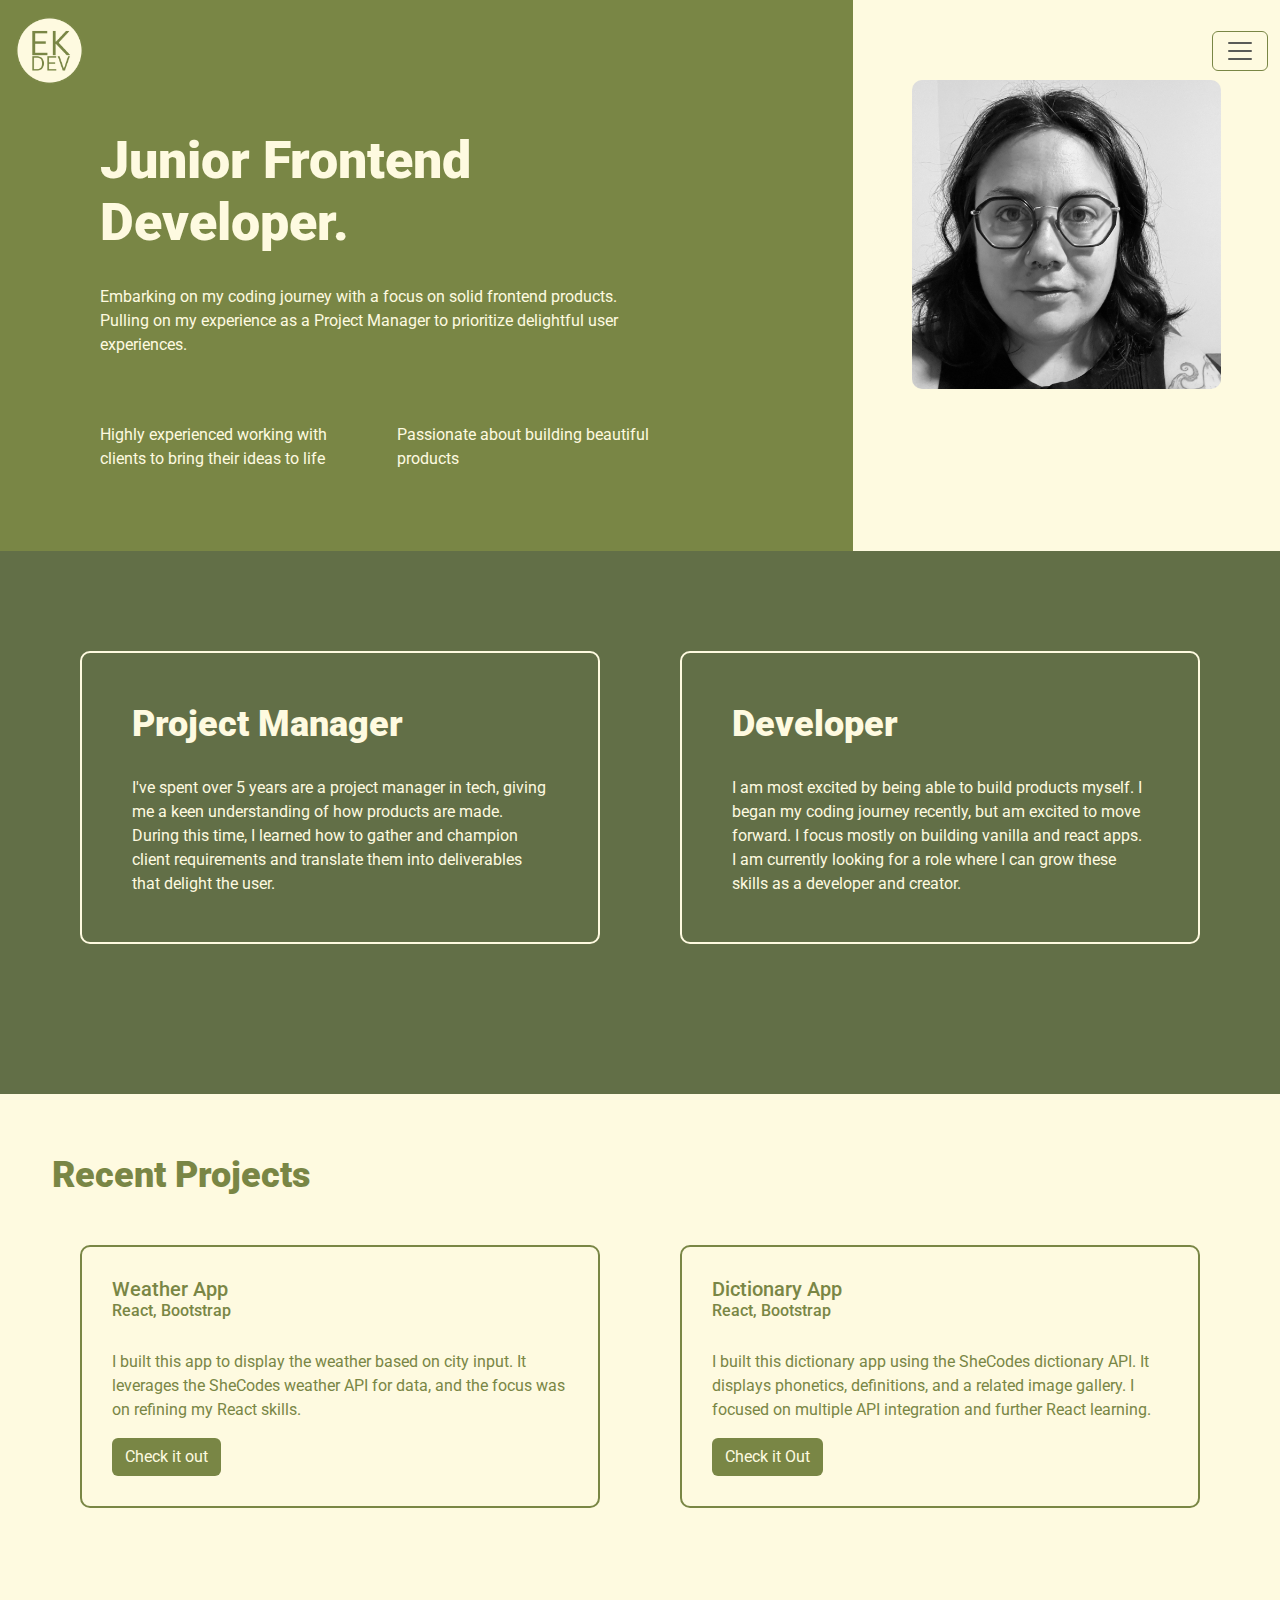
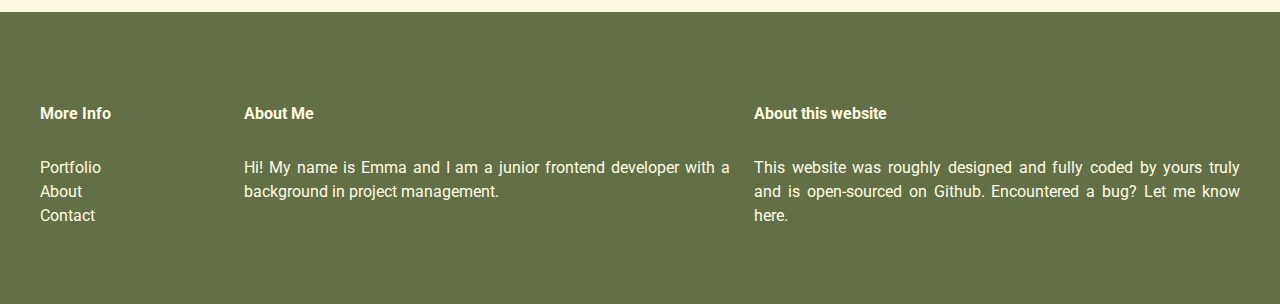
<file: index.html>
<!DOCTYPE html>
<html lang="en">
  <head>
    <meta charset="UTF-8" />
    <meta name="viewport" content="width=device-width, initial-scale=1.0" />
    <meta
      name="description"
      content="Take a look at Emma Konrad's portfolio of frontend work. Emma is a frontend engineer who creates websites with a focus on clean, concise code with an eye for visuals"
    />
    <title>Emma Konrad | Junior Frontend Developer</title>
    <link rel="icon" type="image/x-icon" href="/EK-icon.ico" />
    <link rel="preconnect" href="https://fonts.googleapis.com" />
    <link rel="preconnect" href="https://fonts.gstatic.com" crossorigin />
    <link
      href="https://fonts.googleapis.com/css2?family=Roboto:ital,wght@0,100;0,300;0,400;0,500;0,700;0,900;1,100;1,300;1,400;1,500;1,700;1,900&display=swap"
      rel="stylesheet"
    />
    <link
      href="https://cdn.jsdelivr.net/npm/bootstrap@5.3.3/dist/css/bootstrap.min.css"
      rel="stylesheet"
      integrity="sha384-QWTKZyjpPEjISv5WaRU9OFeRpok6YctnYmDr5pNlyT2bRjXh0JMhjY6hW+ALEwIH"
      crossorigin="anonymous"
    />
    <script
      src="https://cdn.jsdelivr.net/npm/bootstrap@5.3.3/dist/js/bootstrap.bundle.min.js"
      integrity="sha384-YvpcrYf0tY3lHB60NNkmXc5s9fDVZLESaAA55NDzOxhy9GkcIdslK1eN7N6jIeHz"
      crossorigin="anonymous"
    ></script>
    <link rel="stylesheet" href="/src/style.css" />
  </head>
  <body>
    <header>
      <nav class="navbar bg-body-tertiary fixed-top">
        <div class="container-fluid">
          <a class="navbar-brand" href="#">
            <img src="/images/EK.png" alt="Emma Konrad logo" class="logo" />
          </a>
          <button
            class="navbar-toggler"
            type="button"
            data-bs-toggle="offcanvas"
            data-bs-target="#offcanvasNavbar"
            aria-controls="offcanvasNavbar"
            aria-label="Toggle navigation"
          >
            <span class="navbar-toggler-icon"></span>
          </button>
          <div
            class="offcanvas offcanvas-end"
            tabindex="-1"
            id="offcanvasNavbar"
            aria-labelledby="offcanvasNavbarLabel"
          >
            <div class="offcanvas-header">
              <h5 class="offcanvas-title" id="offcanvasNavbarLabel">
                Emma Konrad
              </h5>
              <button
                type="button"
                class="btn-close"
                data-bs-dismiss="offcanvas"
                aria-label="Close"
              ></button>
            </div>
            <div class="offcanvas-body">
              <ul class="navbar-nav justify-content-end flex-grow-1 pe-3">
                <li class="nav-item">
                  <a class="nav-link active" aria-current="page" href="#"
                    >Home</a
                  >
                </li>
                <li class="nav-item">
                  <a class="nav-link" href="/portfolio.html">Portfolio</a>
                </li>
                <li class="nav-item">
                  <a class="nav-link" href="/about.html">About</a>
                </li>
                <li class="nav-item">
                  <a class="nav-link" href="/contact.html">Contact</a>
                </li>
              </ul>
            </div>
          </div>
        </div>
      </nav>
    </header>
    <div class="container hero">
      <div class="row">
        <div class="col-md-8 left-hero">
          <div class="hero-text">
            <h1>Junior Frontend Developer.</h1>
            <p class="intro-paragraph">
              Embarking on my coding journey with a focus on solid frontend
              products. Pulling on my experience as a Project Manager to
              prioritize delightful user experiences.
            </p>
            <div class="row">
              <div class="col blurbs">
                Highly experienced working with clients to bring their ideas to
                life
              </div>
              <div class="col blurbs">
                Passionate about building beautiful products
              </div>
            </div>
          </div>
        </div>
        <div class="col-md-4 right-hero">
          <img src="/images/me.jpg" alt="placeholder photo" class="img-fluid" />
        </div>
      </div>
    </div>
    <section>
      <div class="container">
        <div class="skills">
          <div class="row">
            <div class="col boxes roles">
              <h2>Project Manager</h2>
              <p>
                I've spent over 5 years are a project manager in tech, giving me
                a keen understanding of how products are made. During this time,
                I learned how to gather and champion client requirements and
                translate them into deliverables that delight the user.
              </p>
            </div>
            <div class="col boxes roles">
              <h2>Developer</h2>
              <p>
                I am most excited by being able to build products myself. I
                began my coding journey recently, but am excited to move
                forward. I focus mostly on building vanilla and react apps. I am
                currently looking for a role where I can grow these skills as a
                developer and creator.
              </p>
            </div>
          </div>
        </div>
      </div>
    </section>
    <section class="portfolio-section">
      <div class="container">
        <h2 class="recent">Recent Projects</h2>
        <div class="row">
          <div class="col boxes portfolio-preview">
            <h5 class="card-title">Weather App</h5>
            <h6 class="card-subtitle mb-2 text-muted">React, Bootstrap</h6>
            <p class="card-text">
              I built this app to display the weather based on city input. It
              leverages the SheCodes weather API for data, and the focus was on
              refining my React skills.
            </p>
            <a
              href="https://weather-app-react-ek.netlify.app/"
              class="card-link btn"
              target="_blank"
              title="Link to weather app"
              >Check it out</a
            >
          </div>
          <div class="col boxes portfolio-preview">
            <div class="card-body">
              <h5 class="card-title">Dictionary App</h5>
              <h6 class="card-subtitle mb-2 text-muted">React, Bootstrap</h6>
              <p class="card-text">
                I built this dictionary app using the SheCodes dictionary API.
                It displays phonetics, definitions, and a related image gallery.
                I focused on multiple API integration and further React
                learning.
              </p>
              <a
                href="https://dictionary-app-ek.netlify.app/"
                target="_blank"
                title="Link to Dictionary app"
                class="card-link btn"
                >Check it Out</a
              >
            </div>
          </div>
        </div>
      </div>
    </section>
    <footer>
      <section>
        <div class="row">
          <div class="col-2">
            <p class="footer-heading">More Info</p>
            <ul>
              <a href="/portfolio.html" title="Emma's Portfolio link"
                ><li>Portfolio</li></a
              >
              <a href="/about.html" title="About Emma link"><li>About</li></a>
              <a href="/contact.html" title="Contact Emma link"
                ><li>Contact</li></a
              >
            </ul>
          </div>
          <div class="col-5">
            <p class="footer-heading">About Me</p>
            <p>
              Hi! My name is Emma and I am a junior frontend developer with a
              background in project management.
            </p>
          </div>
          <div class="col-5">
            <p class="footer-heading">About this website</p>
            <p>
              This website was roughly designed and fully coded by yours truly
              and is open-sourced on Github. Encountered a bug? Let me know
              <a href="#">here</a>.
            </p>
          </div>
        </div>
      </section>
    </footer>
  </body>
</html>
</file>
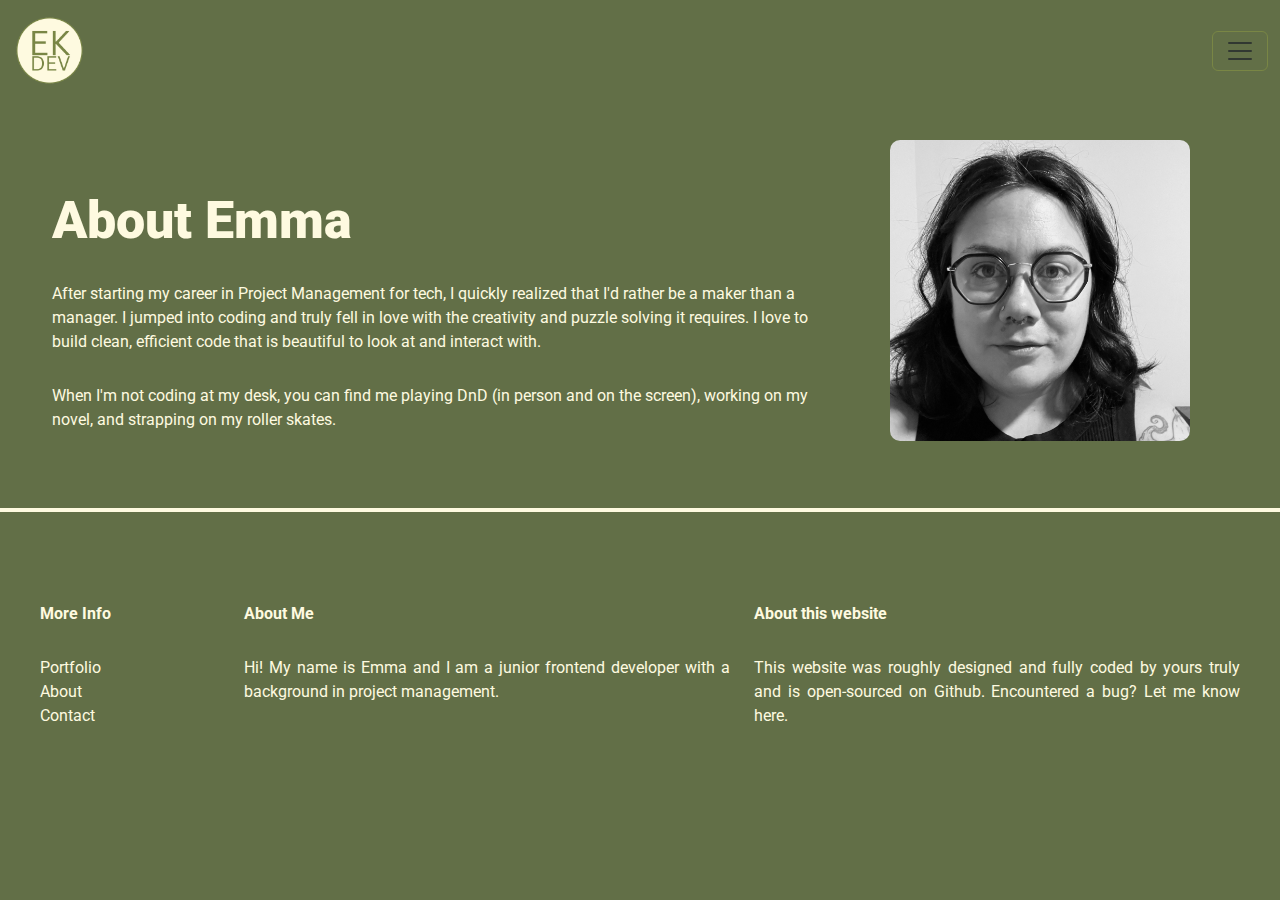
<file: about.html>
<!DOCTYPE html>
<html lang="en">
  <head>
    <meta charset="UTF-8" />
    <meta name="viewport" content="width=device-width, initial-scale=1.0" />
    <meta
      name="description"
      content="About Emma Konrad, Junior Frontend Developer. Emma is a frontend engineer who creates websites with a focus on clean, concise code with an eye for visuals"
    />
    <title>About Emma Konrad | Junior Frontend Developer</title>
    <link rel="icon" type="image/x-icon" href="/EK-icon.ico" />
    <link rel="preconnect" href="https://fonts.googleapis.com" />
    <link rel="preconnect" href="https://fonts.gstatic.com" crossorigin />
    <link
      href="https://fonts.googleapis.com/css2?family=Roboto:ital,wght@0,100;0,300;0,400;0,500;0,700;0,900;1,100;1,300;1,400;1,500;1,700;1,900&display=swap"
      rel="stylesheet"
    />
    <link
      href="https://cdn.jsdelivr.net/npm/bootstrap@5.3.3/dist/css/bootstrap.min.css"
      rel="stylesheet"
      integrity="sha384-QWTKZyjpPEjISv5WaRU9OFeRpok6YctnYmDr5pNlyT2bRjXh0JMhjY6hW+ALEwIH"
      crossorigin="anonymous"
    />
    <script
      src="https://cdn.jsdelivr.net/npm/bootstrap@5.3.3/dist/js/bootstrap.bundle.min.js"
      integrity="sha384-YvpcrYf0tY3lHB60NNkmXc5s9fDVZLESaAA55NDzOxhy9GkcIdslK1eN7N6jIeHz"
      crossorigin="anonymous"
    ></script>
    <link rel="stylesheet" href="/src/style.css" />
  </head>
  <body>
    <header>
      <nav class="navbar bg-body-tertiary fixed-top">
        <div class="container-fluid">
          <a class="navbar-brand" href="/index.html">
            <img src="/images/EK.png" alt="Emma Konrad logo" class="logo" />
          </a>
          <button
            class="navbar-toggler"
            type="button"
            data-bs-toggle="offcanvas"
            data-bs-target="#offcanvasNavbar"
            aria-controls="offcanvasNavbar"
            aria-label="Toggle navigation"
          >
            <span class="navbar-toggler-icon"></span>
          </button>
          <div
            class="offcanvas offcanvas-end"
            tabindex="-1"
            id="offcanvasNavbar"
            aria-labelledby="offcanvasNavbarLabel"
          >
            <div class="offcanvas-header">
              <h5 class="offcanvas-title" id="offcanvasNavbarLabel">
                Emma Konrad
              </h5>
              <button
                type="button"
                class="btn-close"
                data-bs-dismiss="offcanvas"
                aria-label="Close"
              ></button>
            </div>
            <div class="offcanvas-body">
              <ul class="navbar-nav justify-content-end flex-grow-1 pe-3">
                <li class="nav-item">
                  <a class="nav-link" aria-current="page" href="/index.html"
                    >Home</a
                  >
                </li>
                <li class="nav-item">
                  <a class="nav-link" href="/portfolio.html">Portfolio</a>
                </li>
                <li class="nav-item">
                  <a class="nav-link active" href="#">About</a>
                </li>
                <li class="nav-item">
                  <a class="nav-link" href="/contact.html">Contact</a>
                </li>
              </ul>
            </div>
          </div>
        </div>
      </nav>
    </header>
    <section class="about-section">
      <div class="container">
        <div class="row">
          <div class="col-8">
            <h1>About Emma</h1>
            <p>
              After starting my career in Project Management for tech, I quickly
              realized that I'd rather be a maker than a manager. I jumped into
              coding and truly fell in love with the creativity and puzzle
              solving it requires. I love to build clean, efficient code that is
              beautiful to look at and interact with.
            </p>
            <p>
              When I'm not coding at my desk, you can find me playing DnD (in
              person and on the screen), working on my novel, and strapping on
              my roller skates.
            </p>
          </div>
          <div class="col-4">
            <img src="/images/me.jpg" alt="Photo of Emma" class="img-fluid" />
          </div>
        </div>
      </div>
    </section>
    <footer>
      <section>
        <div class="row">
          <div class="col-2">
            <p class="footer-heading">More Info</p>
            <ul>
              <a href="/portfolio.html" title="Emma's Portfolio link"
                ><li>Portfolio</li></a
              >
              <a href="/about.html" title="About Emma link"><li>About</li></a>
              <a href="/contact.html" title="Contact Emma link"
                ><li>Contact</li></a
              >
            </ul>
          </div>
          <div class="col-5">
            <p class="footer-heading">About Me</p>
            <p>
              Hi! My name is Emma and I am a junior frontend developer with a
              background in project management.
            </p>
          </div>
          <div class="col-5">
            <p class="footer-heading">About this website</p>
            <p>
              This website was roughly designed and fully coded by yours truly
              and is open-sourced on Github. Encountered a bug? Let me know
              <a href="#">here</a>.
            </p>
          </div>
        </div>
      </section>
    </footer>
  </body>
</html>
</file>
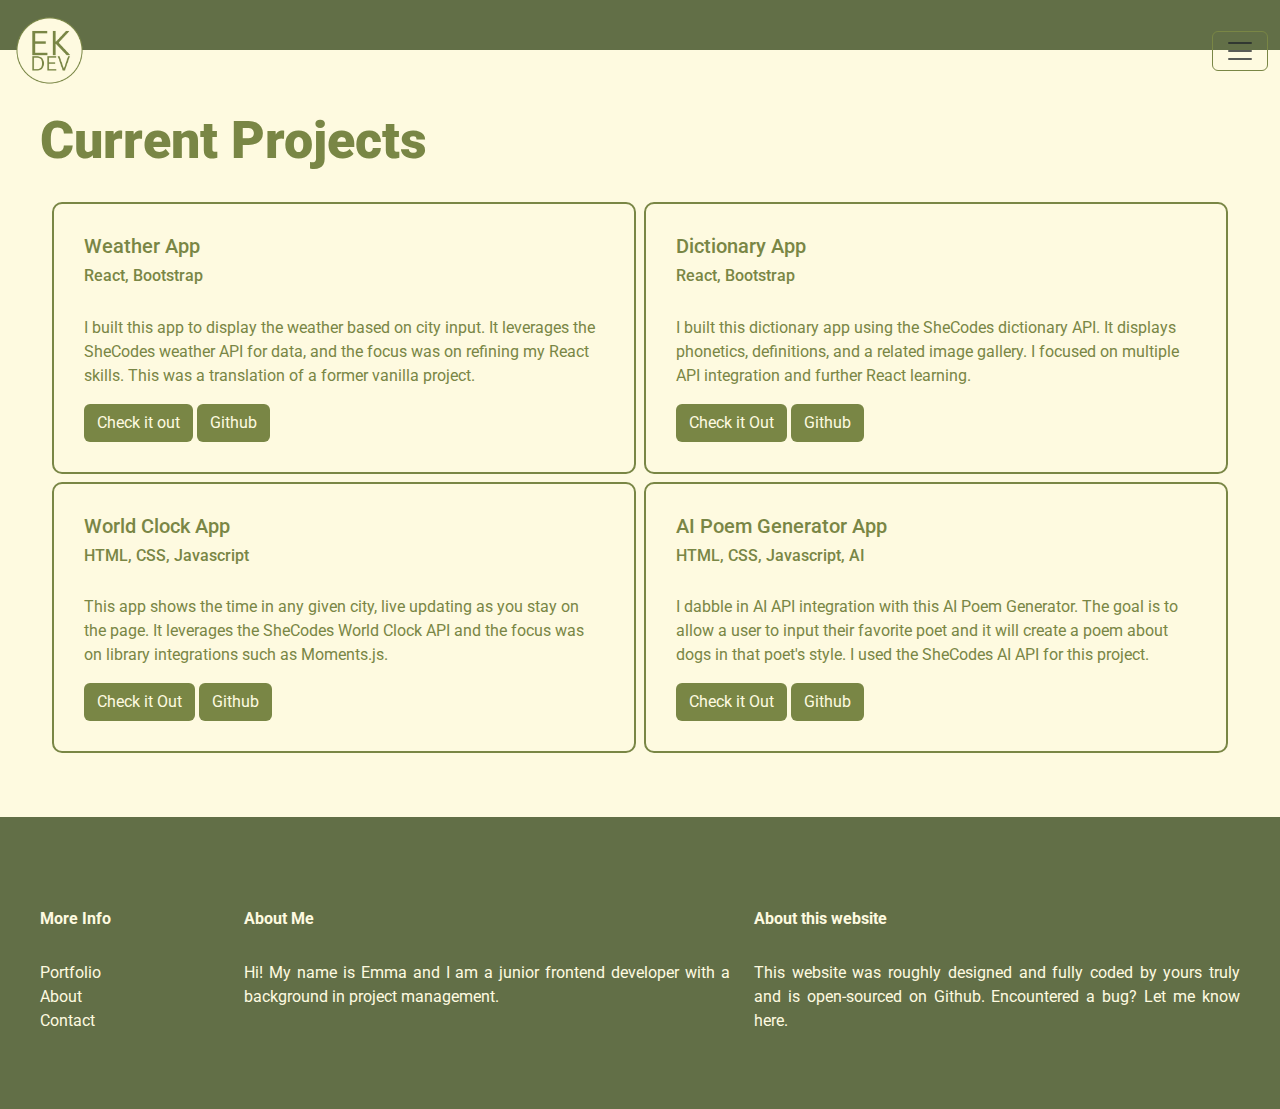
<file: portfolio.html>
<!DOCTYPE html>
<html lang="en">
  <head>
    <meta charset="UTF-8" />
    <meta name="viewport" content="width=device-width, initial-scale=1.0" />
    <meta
      name="description"
      content="Portfolio for Emma Konrad, Junior Frontend Developer. Emma is a frontend engineer who creates websites with a focus on clean, concise code with an eye for visuals"
    />
    <title>Emma Konrad Portfolio | Junior Frontend Developer</title>
    <link rel="icon" type="image/x-icon" href="/EK-icon.ico" />
    <link rel="preconnect" href="https://fonts.googleapis.com" />
    <link rel="preconnect" href="https://fonts.gstatic.com" crossorigin />
    <link
      href="https://fonts.googleapis.com/css2?family=Roboto:ital,wght@0,100;0,300;0,400;0,500;0,700;0,900;1,100;1,300;1,400;1,500;1,700;1,900&display=swap"
      rel="stylesheet"
    />
    <link
      href="https://cdn.jsdelivr.net/npm/bootstrap@5.3.3/dist/css/bootstrap.min.css"
      rel="stylesheet"
      integrity="sha384-QWTKZyjpPEjISv5WaRU9OFeRpok6YctnYmDr5pNlyT2bRjXh0JMhjY6hW+ALEwIH"
      crossorigin="anonymous"
    />
    <script
      src="https://cdn.jsdelivr.net/npm/bootstrap@5.3.3/dist/js/bootstrap.bundle.min.js"
      integrity="sha384-YvpcrYf0tY3lHB60NNkmXc5s9fDVZLESaAA55NDzOxhy9GkcIdslK1eN7N6jIeHz"
      crossorigin="anonymous"
    ></script>
    <link rel="stylesheet" href="/src/style.css" />
  </head>
  <body>
    <header>
      <nav class="navbar bg-body-tertiary fixed-top">
        <div class="container-fluid">
          <a class="navbar-brand" href="/index.html">
            <img src="/images/EK.png" alt="Emma Konrad logo" class="logo" />
          </a>
          <button
            class="navbar-toggler"
            type="button"
            data-bs-toggle="offcanvas"
            data-bs-target="#offcanvasNavbar"
            aria-controls="offcanvasNavbar"
            aria-label="Toggle navigation"
          >
            <span class="navbar-toggler-icon"></span>
          </button>
          <div
            class="offcanvas offcanvas-end"
            tabindex="-1"
            id="offcanvasNavbar"
            aria-labelledby="offcanvasNavbarLabel"
          >
            <div class="offcanvas-header">
              <h5 class="offcanvas-title" id="offcanvasNavbarLabel">
                Emma Konrad
              </h5>
              <button
                type="button"
                class="btn-close"
                data-bs-dismiss="offcanvas"
                aria-label="Close"
              ></button>
            </div>
            <div class="offcanvas-body">
              <ul class="navbar-nav justify-content-end flex-grow-1 pe-3">
                <li class="nav-item">
                  <a class="nav-link" aria-current="page" href="/index.html"
                    >Home</a
                  >
                </li>
                <li class="nav-item">
                  <a class="nav-link active" href="#">Portfolio</a>
                </li>
                <li class="nav-item">
                  <a class="nav-link" href="/about.html">About</a>
                </li>
                <li class="nav-item">
                  <a class="nav-link" href="/contact.html">Contact</a>
                </li>
              </ul>
            </div>
          </div>
        </div>
      </nav>
    </header>
    <section class="portfolio-section">
      <h1>Current Projects</h1>
      <div class="container portfolio-full">
        <div class="row g-2">
          <div class="col-6">
            <div class="portfolio-preview portfolio-box">
              <h5>Weather App</h5>
              <h6 class="text-muted">React, Bootstrap</h6>
              <p class="card-text">
                I built this app to display the weather based on city input. It
                leverages the SheCodes weather API for data, and the focus was
                on refining my React skills. This was a translation of a former
                <a
                  href="https://github.com/emmakon/weather-app-full"
                  title="Link to former project Github"
                  target="_blank"
                  class="vanilla-project"
                  >vanilla project</a
                >.
              </p>
              <a
                href="https://weather-app-react-ek.netlify.app/"
                class="btn"
                target="_blank"
                title="Link to weather app"
                >Check it out</a
              >
              <a
                href="https://github.com/emmakon/weather-app-react"
                target="_blank"
                title="Link to weather app Github repo"
                class="btn"
                >Github</a
              >
            </div>
          </div>
          <div class="col-6">
            <div class="portfolio-preview portfolio-box">
              <h5>Dictionary App</h5>
              <h6 class="text-muted">React, Bootstrap</h6>
              <p class="card-text">
                I built this dictionary app using the SheCodes dictionary API.
                It displays phonetics, definitions, and a related image gallery.
                I focused on multiple API integration and further React
                learning.
              </p>
              <a
                href="https://dictionary-app-ek.netlify.app/"
                target="_blank"
                title="Link to Dictionary app"
                class="btn"
                >Check it Out</a
              >
              <a
                href="https://github.com/emmakon/dictionary-app-react"
                target="_blank"
                title="Link to Dictionary app Github repo"
                class="btn"
                >Github</a
              >
            </div>
          </div>
          <div class="col-6">
            <div class="portfolio-preview portfolio-box">
              <h5 class="">World Clock App</h5>
              <h6 class="text-muted">HTML, CSS, Javascript</h6>
              <p class="card-text">
                This app shows the time in any given city, live updating as you
                stay on the page. It leverages the SheCodes World Clock API and
                the focus was on library integrations such as Moments.js.
              </p>
              <a
                href="https://world-clock-ek.netlify.app/"
                target="_blank"
                title="Link to world clock app"
                class="btn"
                >Check it Out</a
              >
              <a
                href="https://github.com/emmakon/world-clock"
                target="_blank"
                title="Link to World Clock app Github repo"
                class="btn"
                >Github</a
              >
            </div>
          </div>
          <div class="col-6">
            <div class="portfolio-preview portfolio-box">
              <h5>AI Poem Generator App</h5>
              <h6 class="text-muted">HTML, CSS, Javascript, AI</h6>
              <p class="card-text">
                I dabble in AI API integration with this AI Poem Generator. The
                goal is to allow a user to input their favorite poet and it will
                create a poem about dogs in that poet's style. I used the
                SheCodes AI API for this project.
              </p>
              <a
                href="https://ai-poem-generator-ek.netlify.app/"
                target="_blank"
                title="Link to AI Poem Generator app"
                class="btn"
                >Check it Out</a
              >
              <a
                href="https://github.com/emmakon/ai-poem-generator"
                target="_blank"
                title="Link to Dictionary app Github repo"
                class="btn"
                >Github</a
              >
            </div>
          </div>
        </div>
      </div>
    </section>
    <footer>
      <section>
        <div class="row">
          <div class="col-2">
            <p class="footer-heading">More Info</p>
            <ul>
              <a href="/portfolio.html" title="Emma's Portfolio link"
                ><li>Portfolio</li></a
              >
              <a href="/about.html" title="About Emma link"><li>About</li></a>
              <a href="/contact.html" title="Contact Emma link"
                ><li>Contact</li></a
              >
            </ul>
          </div>
          <div class="col-5">
            <p class="footer-heading">About Me</p>
            <p>
              Hi! My name is Emma and I am a junior frontend developer with a
              background in project management.
            </p>
          </div>
          <div class="col-5">
            <p class="footer-heading">About this website</p>
            <p>
              This website was roughly designed and fully coded by yours truly
              and is open-sourced on Github. Encountered a bug? Let me know
              <a href="#">here</a>.
            </p>
          </div>
        </div>
      </section>
    </footer>
  </body>
</html>
</file>
<file: src/style.css>
body {
  font-family: "Roboto", Helvetica, Arial, sans-serif;
  background: #626f47;
}

h1 {
  margin-top: 50px;
  font-size: 52px;
  font-weight: 900;
  color: #fefae0;
}

h2 {
  font-size: 36px;
  font-weight: 900;
}
p {
  margin-top: 30px;
  color: #fefae0;
}

section {
  padding: 60px 40px;
}

.bg-body-tertiary {
  --bs-bg-opacity: 0;
}

.navbar-toggler {
  color: #798645;
  border: 1px solid #798645;
}

.offcanvas-header {
  background: #fefae0;
}

.offcanvas-title {
  color: #fefae0;
  font-weight: 600;
  background: #798645;
  border-radius: 6px;
  padding: 5px 8px;
}

.offcanvas-body {
  background: #fefae0;
  color: #798645;
}

.nav-link {
  color: #798645;
}

.navbar-nav .nav-link.active {
  color: #798645;
  font-weight: 700;
}

.logo {
  max-width: 75px;
}

.hero {
  color: #fefae0;
}

.img-fluid {
  max-width: 80%;
  display: block;
  margin: 0 auto;
  border-radius: 10px;
}

.container {
  max-width: 100%;
}

.hero-text {
  max-width: 70%;
  margin: 0 80px 0 80px;
}

.left-hero {
  background: #798645;
  padding: 80px 20px;
}

.right-hero {
  background: #fefae0;
  padding: 80px 20px;
}

.blurbs {
  max-width: 50%;
  margin: 50px 0 0 0;
}

.boxes {
  margin: 40px;
  padding: 50px 50px 30px 50px;
}

.roles {
  border: solid 2px #fefae0;
  border-radius: 10px;
}

.skills {
  color: #fefae0;
  max-width: 100%;
}

.recent {
  color: #798645;
}

.card-text {
  color: #798645;
}

.portfolio-section {
  background: #fefae0;
}

.portfolio-preview {
  border: solid 2px #798645;
  border-radius: 10px;
  color: #798645;
  font-family: "Roboto", Helvetica, Arial, sans-serif;
  padding: 30px;
}

.text-muted {
  color: #798645 !important;
}

.btn {
  background: #798645;
  color: #fefae0;
}

.btn:hover {
  background: #fefae0;
  color: #798645;
  border: solid 2px #798645;
  border-radius: 4px;
}

.portfolio-full {
  margin: 0 auto;
}

.portfolio-box {
  background: #fefae0;
  height: 100%;
}

.about-section {
  margin-top: 80px;
}
.portfolio-section {
  margin-top: 50px;
}

.portfolio-section h1 {
  color: #798645;
  margin: 0 0 30px 0;
}

.portfolio-section .vanilla-project {
  text-decoration: none;
  color: #798645;
}

.portfolio-section .vanilla-project0:hover {
  text-decoration: underline;
}

.contact-section {
  margin: 80px;
  text-align: center;
}

.emma-email {
  font-size: 36px;
  color: #fefae0;
  margin-right: 15px;
  display: inline;
}

i {
  font-size: 32px;
  color: #fefae0;
}

.icon-copy {
  display: inline;
}

.success {
  color: #fefae0;
  font-size: 15px;
}

.contact-section button {
  border: none;
  background: rgba(255, 255, 255, 0);
}

footer {
  color: #fefae0;
  text-align: justify;
  border-top: 4px solid #fefae0;
}

footer .footer-heading {
  font-weight: 700;
}

footer a {
  color: #fefae0;
  text-decoration: none;
}

footer a:hover {
  text-decoration: underline;
}

footer ul {
  margin-top: 30px;
  padding: 0;
}

footer li {
  list-style: none;
}
</file>
